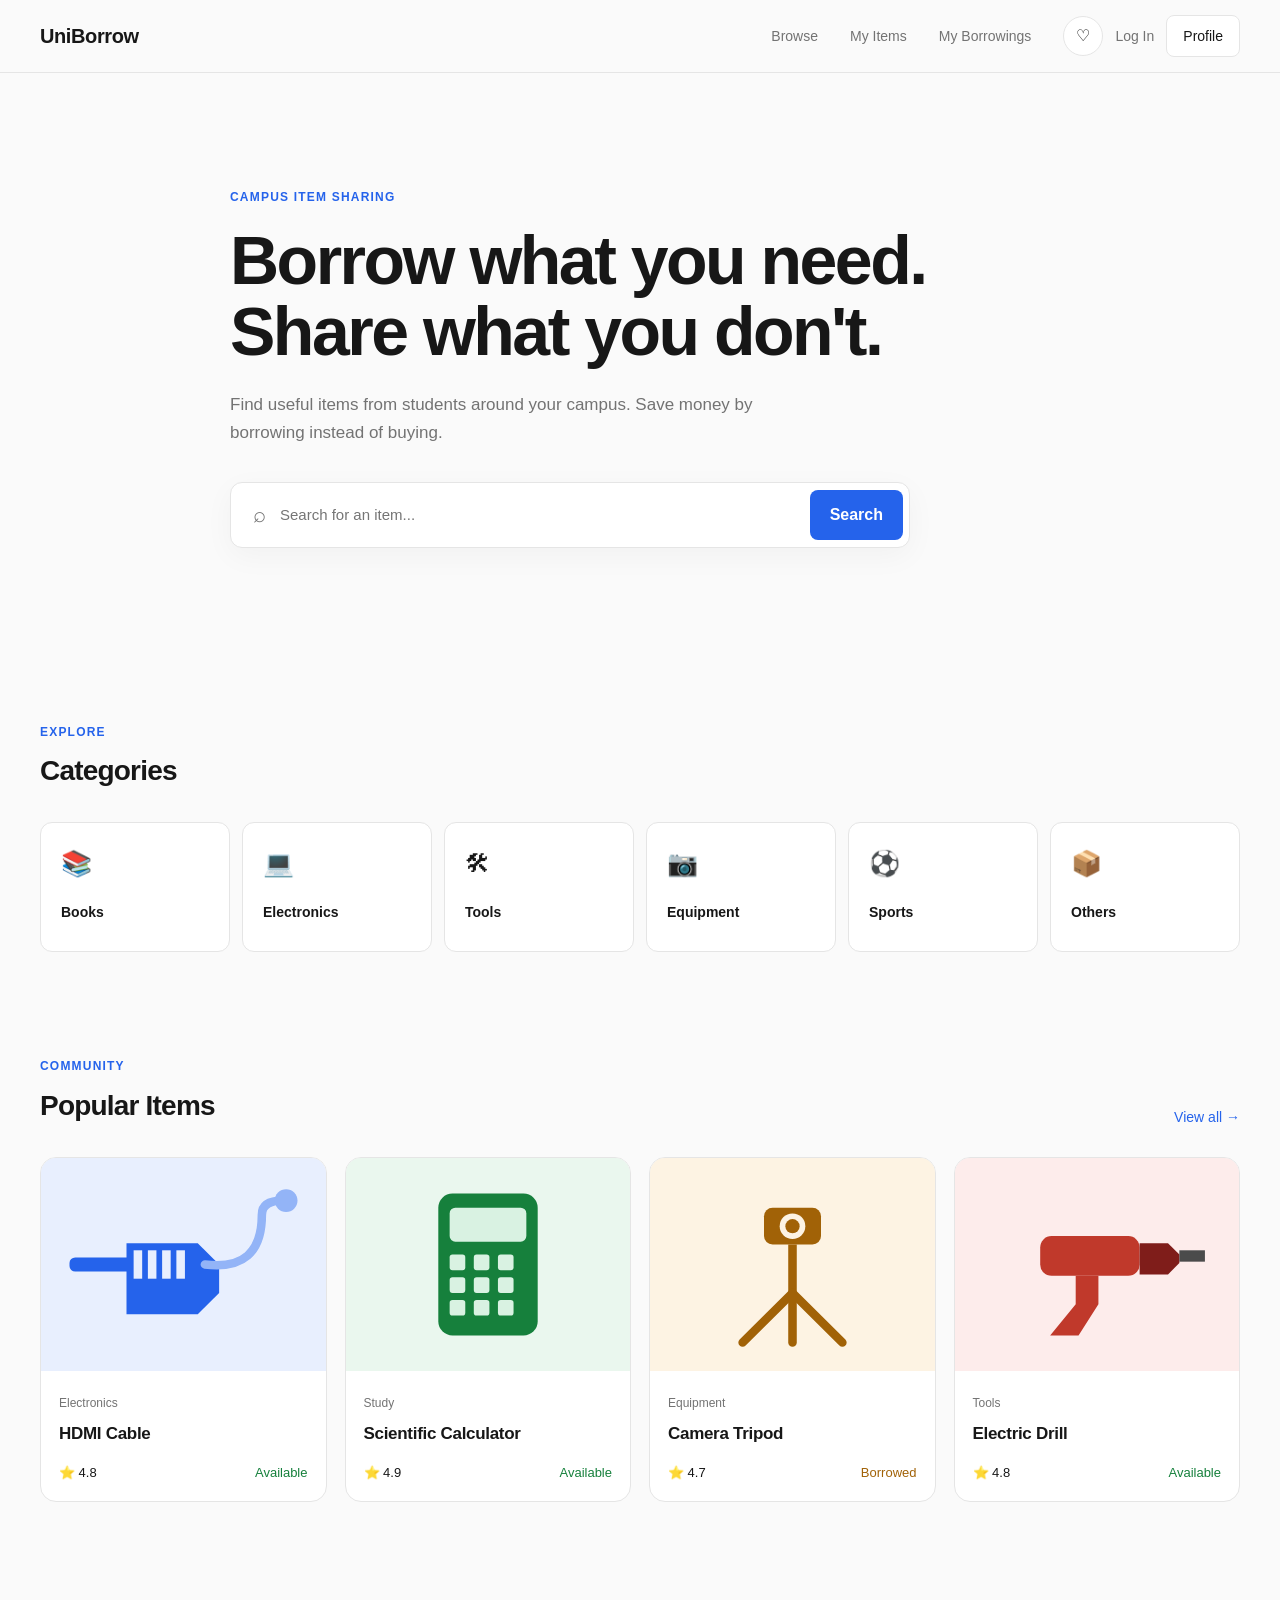
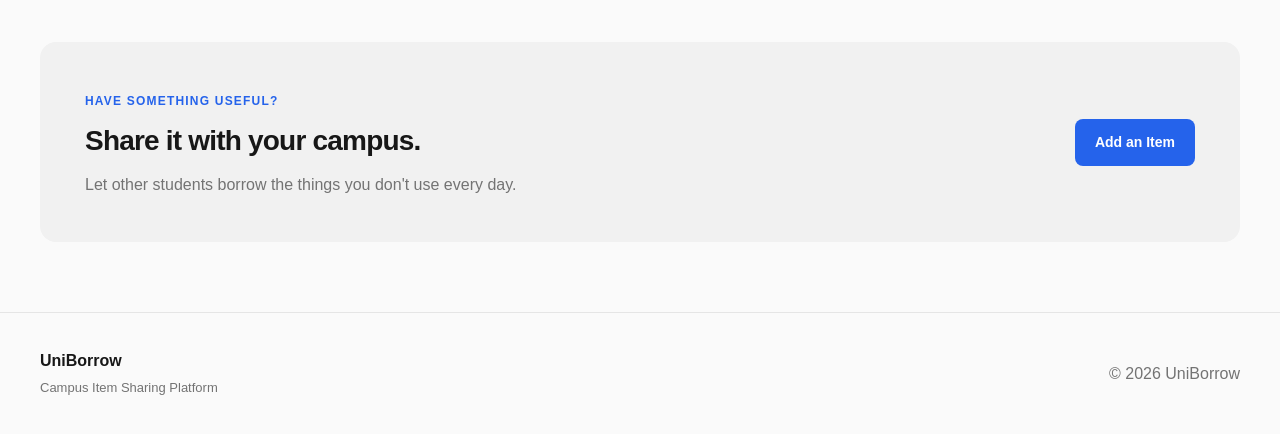
<file: client/pages/index.html>
<!DOCTYPE html>
<html lang="en">
<head>
    <meta charset="UTF-8">
    <meta name="viewport" content="width=device-width, initial-scale=1.0">
    <title>UniBorrow — UniBorrow</title>
    <link rel="stylesheet" href="../css/global.css">
    <link rel="stylesheet" href="../css/pages.css">
    
</head>
<body>
    <header class="navbar">
        <div class="container navbar-inner">
            <a href="index.html" class="logo">UniBorrow</a>
            <nav class="nav-links">
                <a href="browse.html">Browse</a>
                <a href="my-items.html">My Items</a>
                <a href="my-borrowings.html">My Borrowings</a>
            </nav>
            <div class="nav-actions">
                <button class="icon-button" aria-label="Notifications">♡</button>
                <a href="login.html" style="font-size:14px;color:var(--text-secondary);">Log In</a>
                <a href="profile.html" class="profile-button">Profile</a>
            </div>
        </div>
    </header>

    <main>
        <section class="hero">
            <div class="container hero-content">
                <span class="eyebrow">Campus Item Sharing</span>
                <h1>Borrow what you need.<br>Share what you don't.</h1>
                <p>Find useful items from students around your campus. Save money by borrowing instead of buying.</p>
                <form class="search-box" id="searchForm">
                    <span class="search-icon">⌕</span>
                    <input type="text" id="searchInput" placeholder="Search for an item..." autocomplete="off">
                    <button type="submit">Search</button>
                </form>
            </div>
        </section>

        <section class="section">
            <div class="container">
                <div class="section-header">
                    <div>
                        <span class="section-label">Explore</span>
                        <h2>Categories</h2>
                    </div>
                </div>
                <div class="categories">
                    <a href="browse.html?category=books" class="category-card"><span class="category-icon">📚</span><span>Books</span></a>
                    <a href="browse.html?category=electronics" class="category-card"><span class="category-icon">💻</span><span>Electronics</span></a>
                    <a href="browse.html?category=tools" class="category-card"><span class="category-icon">🛠</span><span>Tools</span></a>
                    <a href="browse.html?category=equipment" class="category-card"><span class="category-icon">📷</span><span>Equipment</span></a>
                    <a href="browse.html?category=sports" class="category-card"><span class="category-icon">⚽</span><span>Sports</span></a>
                    <a href="browse.html?category=others" class="category-card"><span class="category-icon">📦</span><span>Others</span></a>
                </div>
            </div>
        </section>

        <section class="section popular-section">
            <div class="container">
                <div class="section-header">
                    <div>
                        <span class="section-label">Community</span>
                        <h2>Popular Items</h2>
                    </div>
                    <a href="browse.html" class="view-all">View all →</a>
                </div>
                <div class="items-grid">
                <article class="item-card"><a href="item-detail.html?id=hdmi-cable" style="color:inherit;display:block;">
                    <div class="item-image">
                        <img src="../img/hdmi.svg" alt="HDMI Cable">
                    </div>
                    <div class="item-content">
                        <span class="item-category">Electronics</span>
                        <h3>HDMI Cable</h3>
                        <div class="item-meta">
                            <span>⭐ 4.8</span>
                            <span class="available">Available</span>
                        </div>
                    </div>
                </a></article>
                <article class="item-card"><a href="item-detail.html?id=scientific-calculator" style="color:inherit;display:block;">
                    <div class="item-image">
                        <img src="../img/calculator.svg" alt="Scientific Calculator">
                    </div>
                    <div class="item-content">
                        <span class="item-category">Study</span>
                        <h3>Scientific Calculator</h3>
                        <div class="item-meta">
                            <span>⭐ 4.9</span>
                            <span class="available">Available</span>
                        </div>
                    </div>
                </a></article>
                <article class="item-card"><a href="item-detail.html?id=camera-tripod" style="color:inherit;display:block;">
                    <div class="item-image">
                        <img src="../img/tripod.svg" alt="Camera Tripod">
                    </div>
                    <div class="item-content">
                        <span class="item-category">Equipment</span>
                        <h3>Camera Tripod</h3>
                        <div class="item-meta">
                            <span>⭐ 4.7</span>
                            <span class="borrowed">Borrowed</span>
                        </div>
                    </div>
                </a></article>
                <article class="item-card"><a href="item-detail.html?id=electric-drill" style="color:inherit;display:block;">
                    <div class="item-image">
                        <img src="../img/drill.svg" alt="Electric Drill">
                    </div>
                    <div class="item-content">
                        <span class="item-category">Tools</span>
                        <h3>Electric Drill</h3>
                        <div class="item-meta">
                            <span>⭐ 4.8</span>
                            <span class="available">Available</span>
                        </div>
                    </div>
                </a></article>
                </div>
            </div>
        </section>

        <section class="cta-section">
            <div class="container">
                <div class="cta">
                    <div>
                        <span class="section-label">Have something useful?</span>
                        <h2>Share it with your campus.</h2>
                        <p>Let other students borrow the things you don't use every day.</p>
                    </div>
                    <a href="add-item.html" class="primary-button">Add an Item</a>
                </div>
            </div>
        </section>

    </main>
    <footer class="footer">
        <div class="container footer-inner">
            <div>
                <strong>UniBorrow</strong>
                <p>Campus Item Sharing Platform</p>
            </div>
            <span>© 2026 UniBorrow</span>
        </div>
    </footer>

    <script src="../js/items.js"></script>
    <script src="../js/app.js"></script>
</body>
</html>
</file>
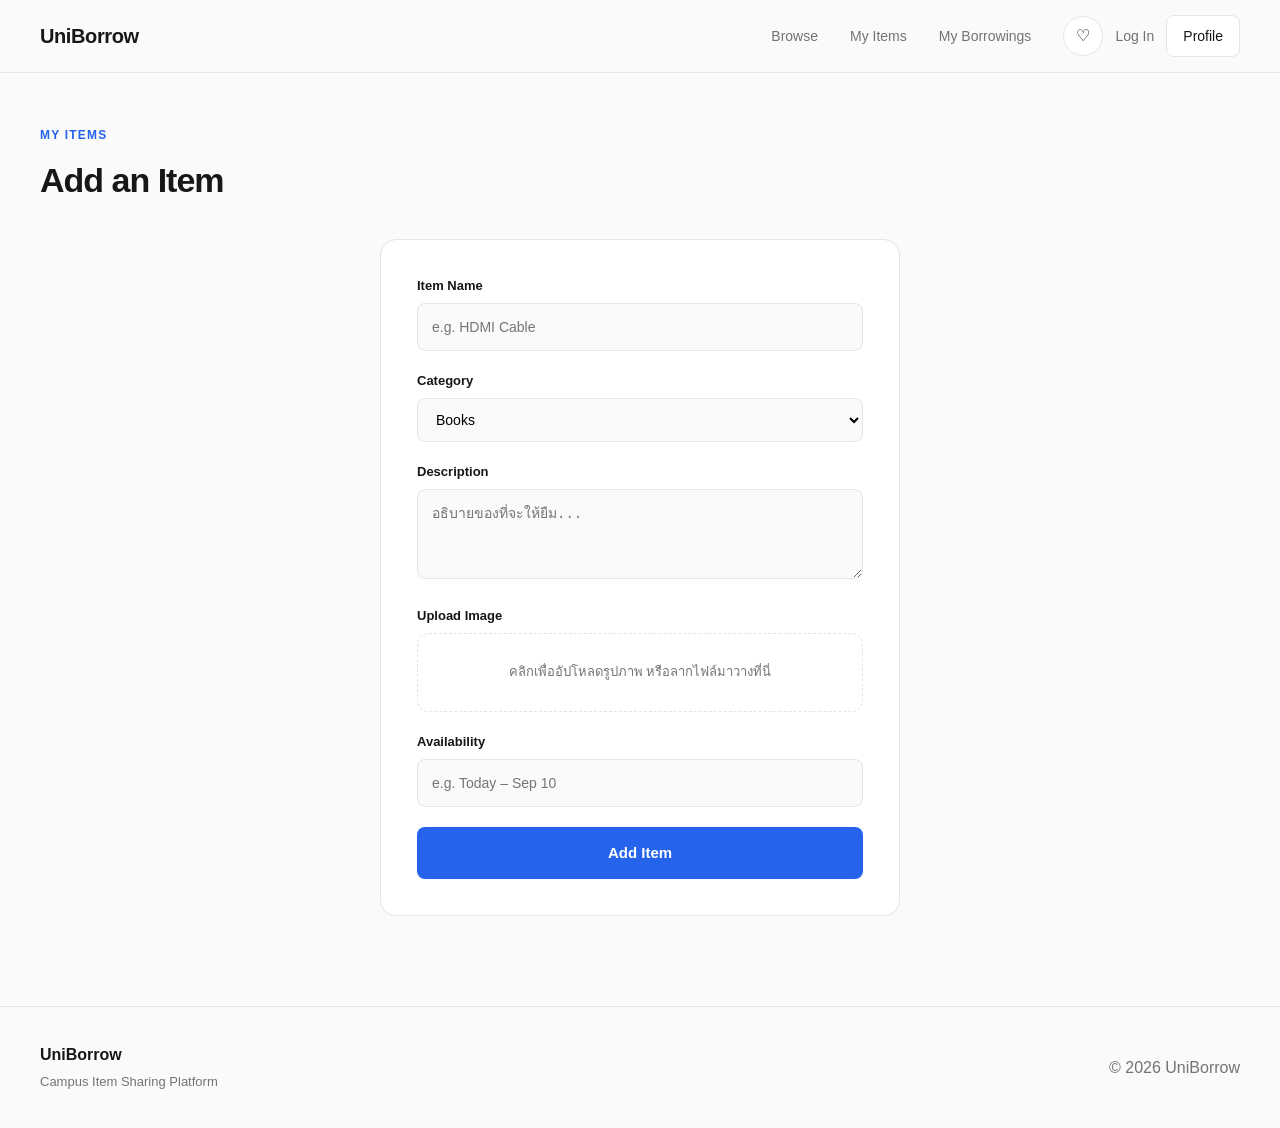
<file: client/pages/add-item.html>
<!DOCTYPE html>
<html lang="en">
<head>
    <meta charset="UTF-8">
    <meta name="viewport" content="width=device-width, initial-scale=1.0">
    <title>Add Item — UniBorrow</title>
    <link rel="stylesheet" href="../css/global.css">
    <link rel="stylesheet" href="../css/pages.css">
    
</head>
<body>
    <header class="navbar">
        <div class="container navbar-inner">
            <a href="index.html" class="logo">UniBorrow</a>
            <nav class="nav-links">
                <a href="browse.html">Browse</a>
                <a href="my-items.html">My Items</a>
                <a href="my-borrowings.html">My Borrowings</a>
            </nav>
            <div class="nav-actions">
                <button class="icon-button" aria-label="Notifications">♡</button>
                <a href="login.html" style="font-size:14px;color:var(--text-secondary);">Log In</a>
                <a href="profile.html" class="profile-button">Profile</a>
            </div>
        </div>
    </header>

    <main>
        <div class="container" style="padding:48px 0 90px;">
            <div class="page-header" style="padding-top:0;">
                <span class="section-label">My Items</span>
                <h1>Add an Item</h1>
            </div>
            <div class="form-card">
                <form id="addItemForm">
                    <div class="field">
                        <label for="itemName">Item Name</label>
                        <input type="text" id="itemName" placeholder="e.g. HDMI Cable" required>
                    </div>
                    <div class="field">
                        <label for="itemCategory">Category</label>
                        <select id="itemCategory">
                            <option>Books</option>
                            <option>Electronics</option>
                            <option>Tools</option>
                            <option>Equipment</option>
                            <option>Sports</option>
                            <option>Others</option>
                        </select>
                    </div>
                    <div class="field">
                        <label for="itemDesc">Description</label>
                        <textarea id="itemDesc" placeholder="อธิบายของที่จะให้ยืม..."></textarea>
                    </div>
                    <div class="field">
                        <label>Upload Image</label>
                        <div class="upload-box">คลิกเพื่ออัปโหลดรูปภาพ หรือลากไฟล์มาวางที่นี่</div>
                    </div>
                    <div class="field">
                        <label for="itemAvail">Availability</label>
                        <input type="text" id="itemAvail" placeholder="e.g. Today – Sep 10">
                    </div>
                    <button type="submit" class="full-button">Add Item</button>
                </form>
            </div>
        </div>

    </main>
    <footer class="footer">
        <div class="container footer-inner">
            <div>
                <strong>UniBorrow</strong>
                <p>Campus Item Sharing Platform</p>
            </div>
            <span>© 2026 UniBorrow</span>
        </div>
    </footer>

    <script src="../js/items.js"></script>
    <script src="../js/app.js"></script>
</body>
</html>
</file>
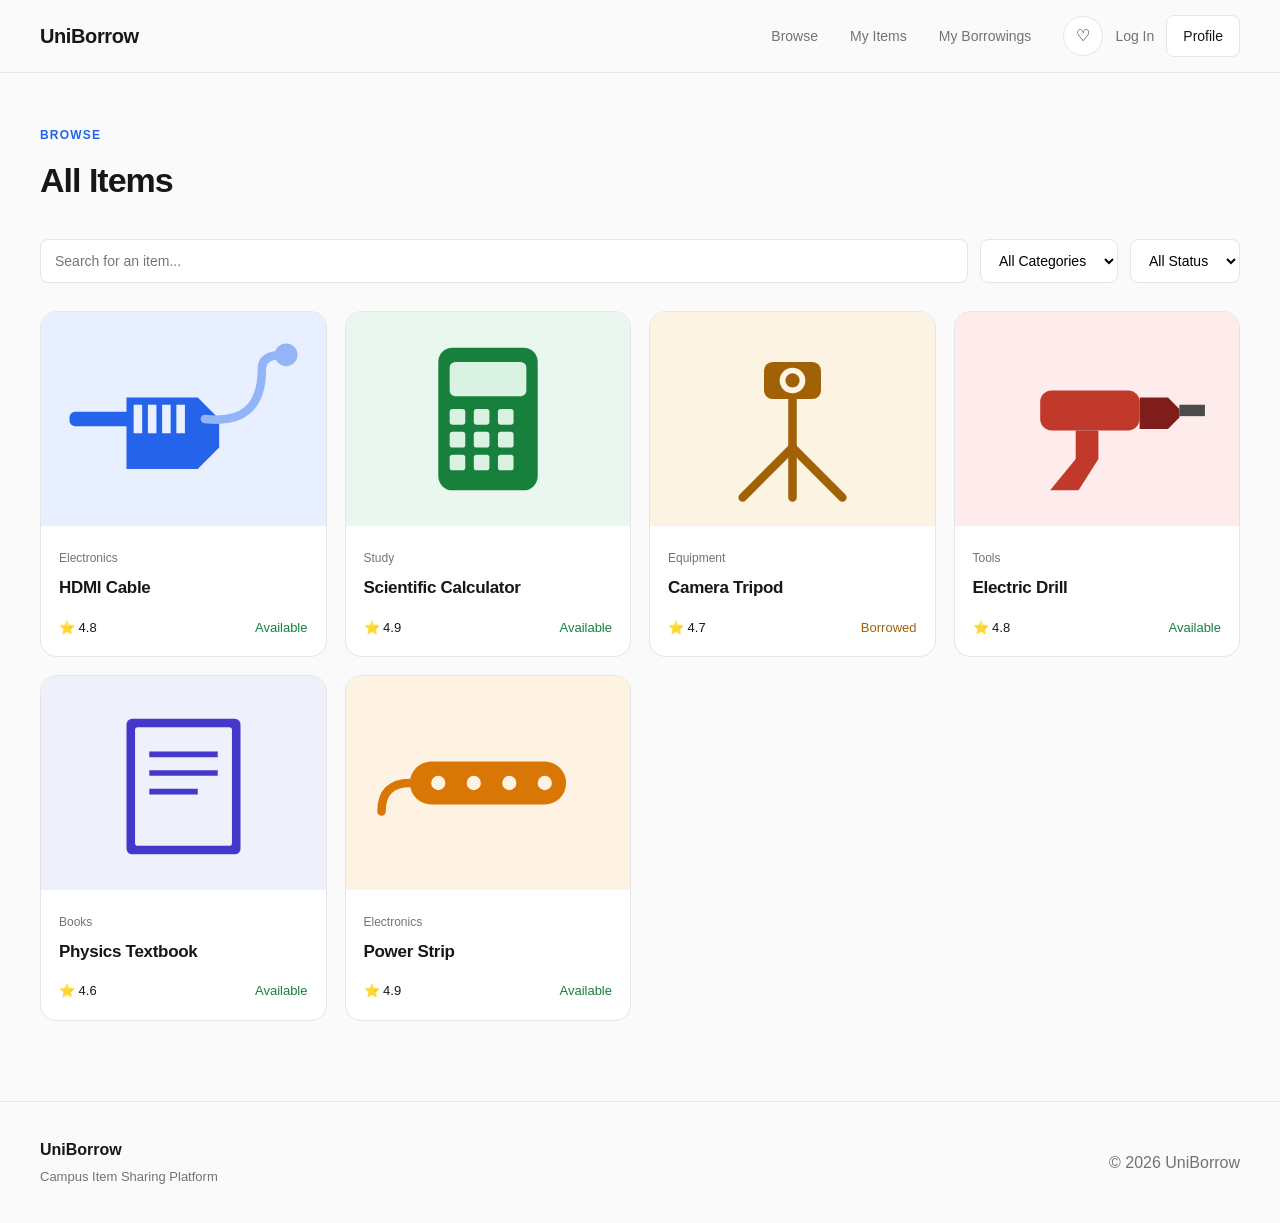
<file: client/pages/browse.html>
<!DOCTYPE html>
<html lang="en">
<head>
    <meta charset="UTF-8">
    <meta name="viewport" content="width=device-width, initial-scale=1.0">
    <title>Browse — UniBorrow</title>
    <link rel="stylesheet" href="../css/global.css">
    <link rel="stylesheet" href="../css/pages.css">
    
</head>
<body>
    <header class="navbar">
        <div class="container navbar-inner">
            <a href="index.html" class="logo">UniBorrow</a>
            <nav class="nav-links">
                <a href="browse.html">Browse</a>
                <a href="my-items.html">My Items</a>
                <a href="my-borrowings.html">My Borrowings</a>
            </nav>
            <div class="nav-actions">
                <button class="icon-button" aria-label="Notifications">♡</button>
                <a href="login.html" style="font-size:14px;color:var(--text-secondary);">Log In</a>
                <a href="profile.html" class="profile-button">Profile</a>
            </div>
        </div>
    </header>

    <main>
        <div class="container">
            <div class="page-header">
                <span class="section-label">Browse</span>
                <h1>All Items</h1>
            </div>
            <div class="filter-bar">
                <input type="text" id="browseSearch" placeholder="Search for an item...">
                <select id="categoryFilter">
                    <option value="">All Categories</option>
                    <option>Books</option>
                    <option>Electronics</option>
                    <option>Tools</option>
                    <option>Equipment</option>
                    <option>Study</option>
                </select>
                <select id="statusFilter">
                    <option value="">All Status</option>
                    <option>Available</option>
                    <option>Borrowed</option>
                </select>
            </div>
            <div class="items-grid" style="padding-bottom:80px;">
                <article class="item-card"><a href="item-detail.html?id=hdmi-cable" style="color:inherit;display:block;">
                    <div class="item-image">
                        <img src="../img/hdmi.svg" alt="HDMI Cable">
                    </div>
                    <div class="item-content">
                        <span class="item-category">Electronics</span>
                        <h3>HDMI Cable</h3>
                        <div class="item-meta">
                            <span>⭐ 4.8</span>
                            <span class="available">Available</span>
                        </div>
                    </div>
                </a></article>
                <article class="item-card"><a href="item-detail.html?id=scientific-calculator" style="color:inherit;display:block;">
                    <div class="item-image">
                        <img src="../img/calculator.svg" alt="Scientific Calculator">
                    </div>
                    <div class="item-content">
                        <span class="item-category">Study</span>
                        <h3>Scientific Calculator</h3>
                        <div class="item-meta">
                            <span>⭐ 4.9</span>
                            <span class="available">Available</span>
                        </div>
                    </div>
                </a></article>
                <article class="item-card"><a href="item-detail.html?id=camera-tripod" style="color:inherit;display:block;">
                    <div class="item-image">
                        <img src="../img/tripod.svg" alt="Camera Tripod">
                    </div>
                    <div class="item-content">
                        <span class="item-category">Equipment</span>
                        <h3>Camera Tripod</h3>
                        <div class="item-meta">
                            <span>⭐ 4.7</span>
                            <span class="borrowed">Borrowed</span>
                        </div>
                    </div>
                </a></article>
                <article class="item-card"><a href="item-detail.html?id=electric-drill" style="color:inherit;display:block;">
                    <div class="item-image">
                        <img src="../img/drill.svg" alt="Electric Drill">
                    </div>
                    <div class="item-content">
                        <span class="item-category">Tools</span>
                        <h3>Electric Drill</h3>
                        <div class="item-meta">
                            <span>⭐ 4.8</span>
                            <span class="available">Available</span>
                        </div>
                    </div>
                </a></article>
                <article class="item-card"><a href="item-detail.html?id=physics-textbook" style="color:inherit;display:block;">
                    <div class="item-image">
                        <img src="../img/textbook.svg" alt="Physics Textbook">
                    </div>
                    <div class="item-content">
                        <span class="item-category">Books</span>
                        <h3>Physics Textbook</h3>
                        <div class="item-meta">
                            <span>⭐ 4.6</span>
                            <span class="available">Available</span>
                        </div>
                    </div>
                </a></article>
                <article class="item-card"><a href="item-detail.html?id=power-strip" style="color:inherit;display:block;">
                    <div class="item-image">
                        <img src="../img/powerstrip.svg" alt="Power Strip">
                    </div>
                    <div class="item-content">
                        <span class="item-category">Electronics</span>
                        <h3>Power Strip</h3>
                        <div class="item-meta">
                            <span>⭐ 4.9</span>
                            <span class="available">Available</span>
                        </div>
                    </div>
                </a></article>
            </div>
        </div>

    </main>
    <footer class="footer">
        <div class="container footer-inner">
            <div>
                <strong>UniBorrow</strong>
                <p>Campus Item Sharing Platform</p>
            </div>
            <span>© 2026 UniBorrow</span>
        </div>
    </footer>

    <script src="../js/items.js"></script>
    <script src="../js/app.js"></script>
</body>
</html>
</file>
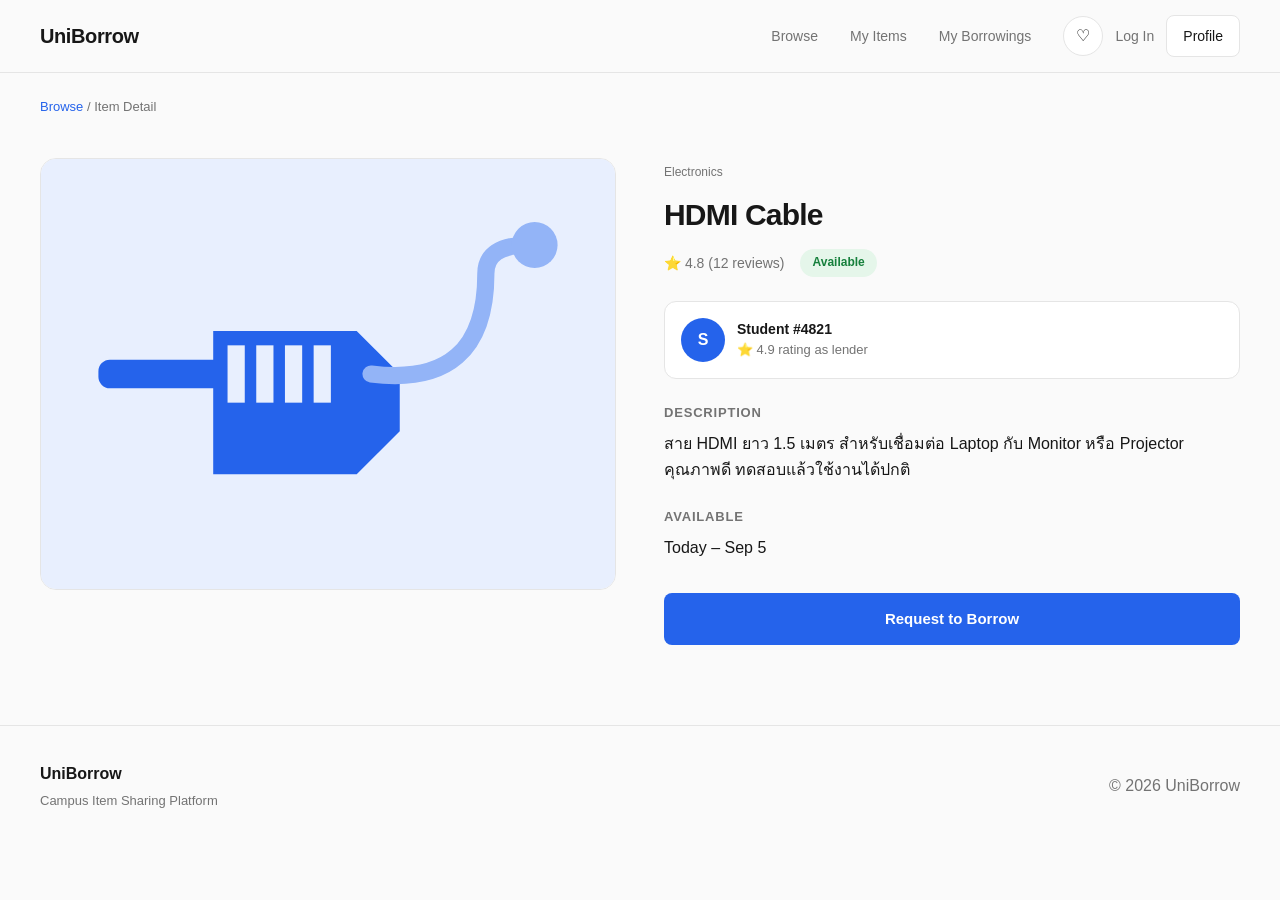
<file: client/pages/item-detail.html>
<!DOCTYPE html>
<html lang="en">
<head>
    <meta charset="UTF-8">
    <meta name="viewport" content="width=device-width, initial-scale=1.0">
    <title>Item Detail — UniBorrow</title>
    <link rel="stylesheet" href="../css/global.css">
    <link rel="stylesheet" href="../css/pages.css">
    
</head>
<body>
    <header class="navbar">
        <div class="container navbar-inner">
            <a href="index.html" class="logo">UniBorrow</a>
            <nav class="nav-links">
                <a href="browse.html">Browse</a>
                <a href="my-items.html">My Items</a>
                <a href="my-borrowings.html">My Borrowings</a>
            </nav>
            <div class="nav-actions">
                <button class="icon-button" aria-label="Notifications">♡</button>
                <a href="login.html" style="font-size:14px;color:var(--text-secondary);">Log In</a>
                <a href="profile.html" class="profile-button">Profile</a>
            </div>
        </div>
    </header>

    <main>
        <div class="container">
            <div class="breadcrumb"><a href="browse.html">Browse</a> / Item Detail</div>
            <div class="detail-layout">
                <div class="detail-image">
                    <img src="../img/hdmi.svg" alt="HDMI Cable" id="detailImg">
                </div>
                <div>
                    <span class="item-category">Electronics</span>
                    <h1 class="detail-title" id="detailName">HDMI Cable</h1>
                    <div class="detail-meta">
                        <span>⭐ 4.8 (12 reviews)</span>
                        <span class="status-pill available" id="detailStatus">Available</span>
                    </div>

                    <div class="owner-box">
                        <div class="avatar">S</div>
                        <div>
                            <div style="font-weight:600;font-size:14px;">Student #4821</div>
                            <div style="font-size:13px;color:var(--text-secondary);">⭐ 4.9 rating as lender</div>
                        </div>
                    </div>

                    <div class="detail-desc">
                        <h3>Description</h3>
                        <p id="detailDesc">สาย HDMI ยาว 1.5 เมตร สำหรับเชื่อมต่อ Laptop กับ Monitor หรือ Projector คุณภาพดี ทดสอบแล้วใช้งานได้ปกติ</p>
                    </div>

                    <div class="detail-avail">
                        <h3>Available</h3>
                        <p id="detailAvail">Today – Sep 5</p>
                    </div>

                    <div class="detail-actions">
                        <button class="full-button" id="requestBtn">Request to Borrow</button>
                    </div>
                </div>
            </div>
        </div>

    </main>
    <footer class="footer">
        <div class="container footer-inner">
            <div>
                <strong>UniBorrow</strong>
                <p>Campus Item Sharing Platform</p>
            </div>
            <span>© 2026 UniBorrow</span>
        </div>
    </footer>

    <script src="../js/items.js"></script>
    <script src="../js/app.js"></script>
</body>
</html>
</file>
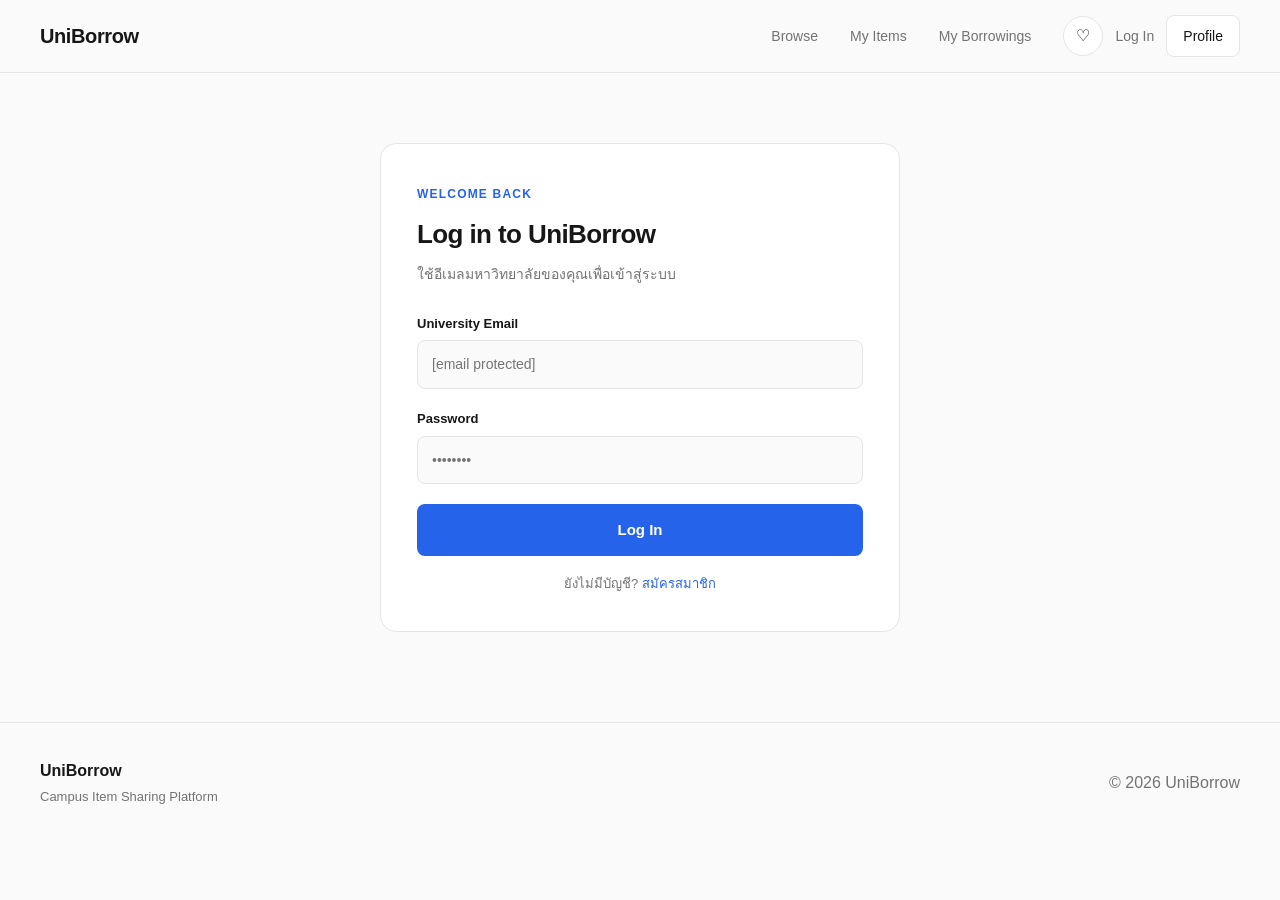
<file: client/pages/login.html>
<!DOCTYPE html>
<html lang="en">
<head>
    <meta charset="UTF-8">
    <meta name="viewport" content="width=device-width, initial-scale=1.0">
    <title>Log In — UniBorrow</title>
    <link rel="stylesheet" href="../css/global.css">
    <link rel="stylesheet" href="../css/pages.css">
    
</head>
<body>
    <header class="navbar">
        <div class="container navbar-inner">
            <a href="index.html" class="logo">UniBorrow</a>
            <nav class="nav-links">
                <a href="browse.html">Browse</a>
                <a href="my-items.html">My Items</a>
                <a href="my-borrowings.html">My Borrowings</a>
            </nav>
            <div class="nav-actions">
                <button class="icon-button" aria-label="Notifications">♡</button>
                <a href="login.html" style="font-size:14px;color:var(--text-secondary);">Log In</a>
                <a href="profile.html" class="profile-button">Profile</a>
            </div>
        </div>
    </header>

    <main>
        <div class="container auth-wrap">
            <div class="form-card">
                <span class="section-label">Welcome back</span>
                <h1 style="margin-top:8px;font-size:26px;letter-spacing:-0.6px;">Log in to UniBorrow</h1>
                <p style="color:var(--text-secondary);font-size:14px;margin-top:8px;margin-bottom:28px;">
                    ใช้อีเมลมหาวิทยาลัยของคุณเพื่อเข้าสู่ระบบ
                </p>
                <form id="loginForm">
                    <div class="field">
                        <label for="email">University Email</label>
                        <input type="email" id="email" placeholder="[email protected]" required>
                    </div>
                    <div class="field">
                        <label for="password">Password</label>
                        <input type="password" id="password" placeholder="••••••••" required>
                    </div>
                    <button type="submit" class="full-button">Log In</button>
                </form>
                <p class="form-note">ยังไม่มีบัญชี? <a href="register.html" style="color:var(--accent);">สมัครสมาชิก</a></p>
            </div>
        </div>

    </main>
    <footer class="footer">
        <div class="container footer-inner">
            <div>
                <strong>UniBorrow</strong>
                <p>Campus Item Sharing Platform</p>
            </div>
            <span>© 2026 UniBorrow</span>
        </div>
    </footer>

    <script src="../js/items.js"></script>
    <script src="../js/app.js"></script>
</body>
</html>
</file>
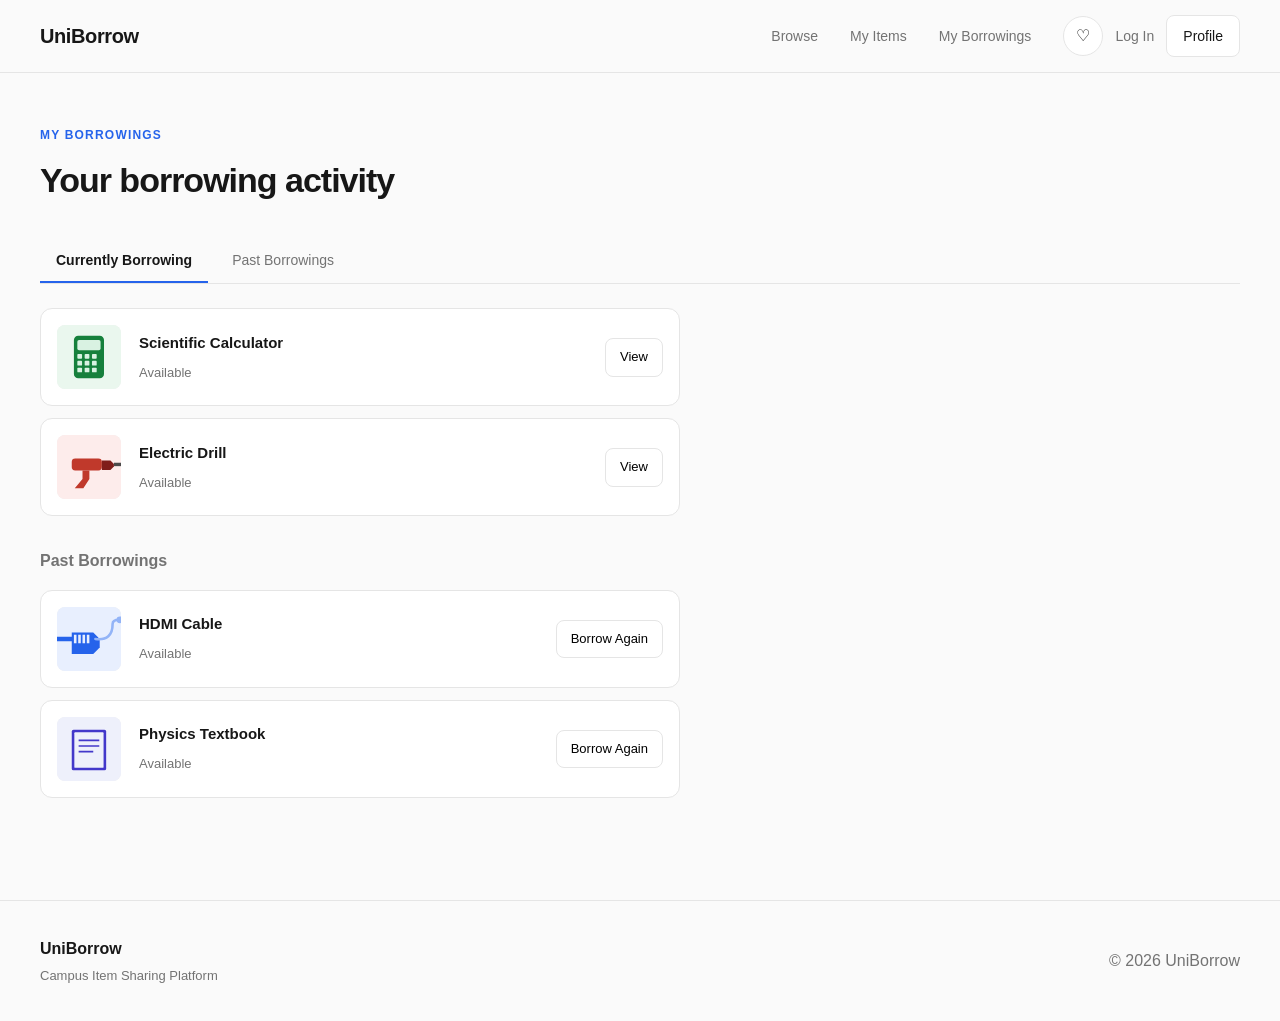
<file: client/pages/my-borrowings.html>
<!DOCTYPE html>
<html lang="en">
<head>
    <meta charset="UTF-8">
    <meta name="viewport" content="width=device-width, initial-scale=1.0">
    <title>My Borrowings — UniBorrow</title>
    <link rel="stylesheet" href="../css/global.css">
    <link rel="stylesheet" href="../css/pages.css">
    
</head>
<body>
    <header class="navbar">
        <div class="container navbar-inner">
            <a href="index.html" class="logo">UniBorrow</a>
            <nav class="nav-links">
                <a href="browse.html">Browse</a>
                <a href="my-items.html">My Items</a>
                <a href="my-borrowings.html">My Borrowings</a>
            </nav>
            <div class="nav-actions">
                <button class="icon-button" aria-label="Notifications">♡</button>
                <a href="login.html" style="font-size:14px;color:var(--text-secondary);">Log In</a>
                <a href="profile.html" class="profile-button">Profile</a>
            </div>
        </div>
    </header>

    <main>
        <div class="container" style="padding:48px 0 90px;">
            <div class="page-header" style="padding-top:0;">
                <span class="section-label">My Borrowings</span>
                <h1>Your borrowing activity</h1>
            </div>

            <div class="tabs">
                <button class="tab active">Currently Borrowing</button>
                <button class="tab">Past Borrowings</button>
            </div>

            <div style="max-width:640px;">
            <div class="list-row">
                <div class="list-row-thumb"><img src="../img/calculator.svg" alt="Scientific Calculator"></div>
                <div class="list-row-info">
                    <h4>Scientific Calculator</h4>
                    <span>Available</span>
                </div>
                <div class="list-row-action"><button class="small-button">View</button></div>
            </div>
            <div class="list-row">
                <div class="list-row-thumb"><img src="../img/drill.svg" alt="Electric Drill"></div>
                <div class="list-row-info">
                    <h4>Electric Drill</h4>
                    <span>Available</span>
                </div>
                <div class="list-row-action"><button class="small-button">View</button></div>
            </div>
            </div>

            <h3 style="margin:32px 0 16px;font-size:16px;color:var(--text-secondary);">Past Borrowings</h3>
            <div style="max-width:640px;">
            <div class="list-row">
                <div class="list-row-thumb"><img src="../img/hdmi.svg" alt="HDMI Cable"></div>
                <div class="list-row-info">
                    <h4>HDMI Cable</h4>
                    <span>Available</span>
                </div>
                <div class="list-row-action"><button class="small-button">Borrow Again</button></div>
            </div>
            <div class="list-row">
                <div class="list-row-thumb"><img src="../img/textbook.svg" alt="Physics Textbook"></div>
                <div class="list-row-info">
                    <h4>Physics Textbook</h4>
                    <span>Available</span>
                </div>
                <div class="list-row-action"><button class="small-button">Borrow Again</button></div>
            </div>
            </div>
        </div>

    </main>
    <footer class="footer">
        <div class="container footer-inner">
            <div>
                <strong>UniBorrow</strong>
                <p>Campus Item Sharing Platform</p>
            </div>
            <span>© 2026 UniBorrow</span>
        </div>
    </footer>

    <script src="../js/items.js"></script>
    <script src="../js/app.js"></script>
</body>
</html>
</file>
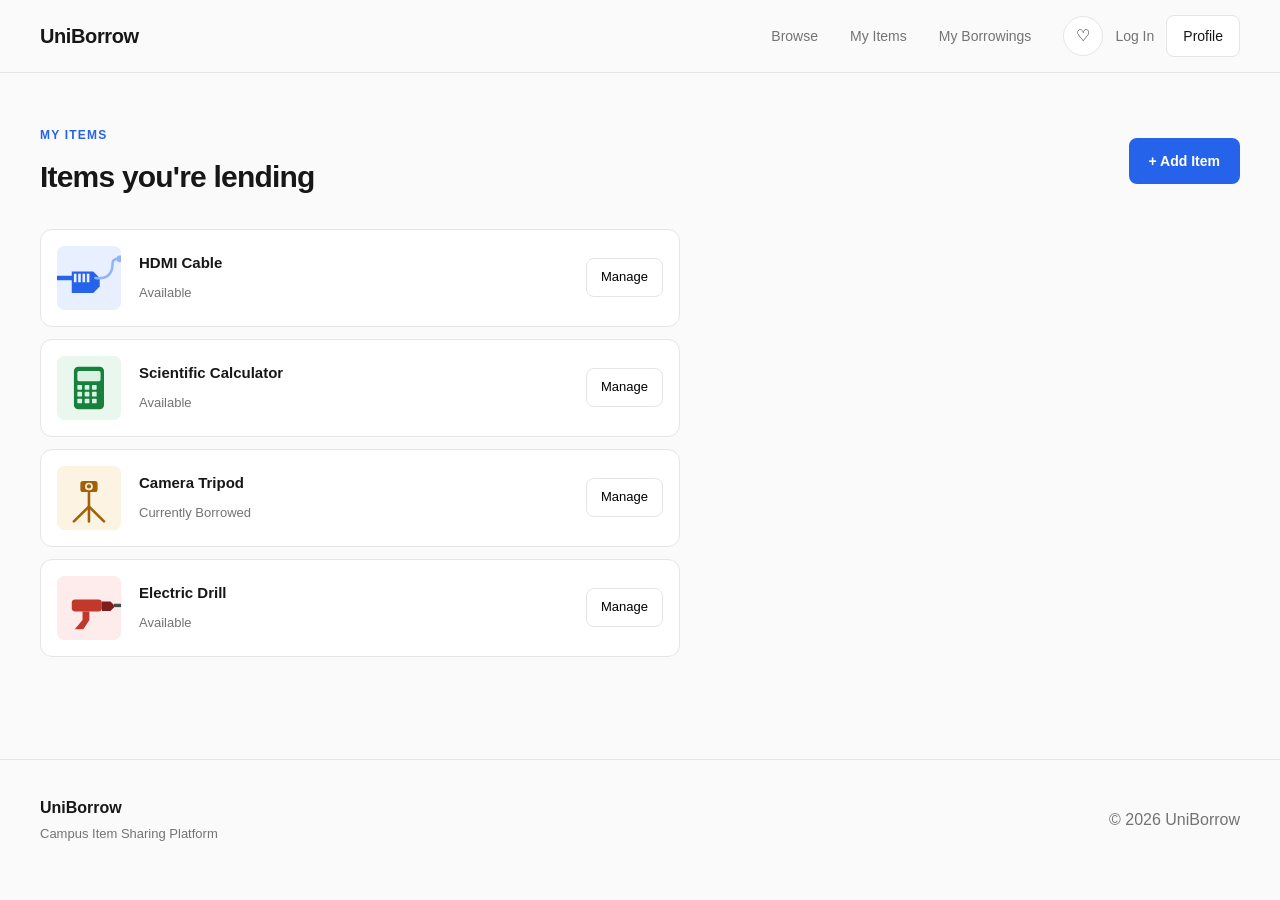
<file: client/pages/my-items.html>
<!DOCTYPE html>
<html lang="en">
<head>
    <meta charset="UTF-8">
    <meta name="viewport" content="width=device-width, initial-scale=1.0">
    <title>My Items — UniBorrow</title>
    <link rel="stylesheet" href="../css/global.css">
    <link rel="stylesheet" href="../css/pages.css">
    
</head>
<body>
    <header class="navbar">
        <div class="container navbar-inner">
            <a href="index.html" class="logo">UniBorrow</a>
            <nav class="nav-links">
                <a href="browse.html">Browse</a>
                <a href="my-items.html">My Items</a>
                <a href="my-borrowings.html">My Borrowings</a>
            </nav>
            <div class="nav-actions">
                <button class="icon-button" aria-label="Notifications">♡</button>
                <a href="login.html" style="font-size:14px;color:var(--text-secondary);">Log In</a>
                <a href="profile.html" class="profile-button">Profile</a>
            </div>
        </div>
    </header>

    <main>
        <div class="container" style="padding:48px 0 90px;">
            <div class="section-header" style="align-items:center;">
                <div>
                    <span class="section-label">My Items</span>
                    <h1 style="margin-top:6px;font-size:30px;letter-spacing:-0.8px;">Items you're lending</h1>
                </div>
                <a href="add-item.html" class="primary-button">+ Add Item</a>
            </div>
            <div style="max-width:640px;">
            <div class="list-row">
                <div class="list-row-thumb"><img src="../img/hdmi.svg" alt="HDMI Cable"></div>
                <div class="list-row-info">
                    <h4>HDMI Cable</h4>
                    <span>Available</span>
                </div>
                <div class="list-row-action"><button class="small-button">Manage</button></div>
            </div>
            <div class="list-row">
                <div class="list-row-thumb"><img src="../img/calculator.svg" alt="Scientific Calculator"></div>
                <div class="list-row-info">
                    <h4>Scientific Calculator</h4>
                    <span>Available</span>
                </div>
                <div class="list-row-action"><button class="small-button">Manage</button></div>
            </div>
            <div class="list-row">
                <div class="list-row-thumb"><img src="../img/tripod.svg" alt="Camera Tripod"></div>
                <div class="list-row-info">
                    <h4>Camera Tripod</h4>
                    <span>Currently Borrowed</span>
                </div>
                <div class="list-row-action"><button class="small-button">Manage</button></div>
            </div>
            <div class="list-row">
                <div class="list-row-thumb"><img src="../img/drill.svg" alt="Electric Drill"></div>
                <div class="list-row-info">
                    <h4>Electric Drill</h4>
                    <span>Available</span>
                </div>
                <div class="list-row-action"><button class="small-button">Manage</button></div>
            </div>
            </div>
        </div>

    </main>
    <footer class="footer">
        <div class="container footer-inner">
            <div>
                <strong>UniBorrow</strong>
                <p>Campus Item Sharing Platform</p>
            </div>
            <span>© 2026 UniBorrow</span>
        </div>
    </footer>

    <script src="../js/items.js"></script>
    <script src="../js/app.js"></script>
</body>
</html>
</file>
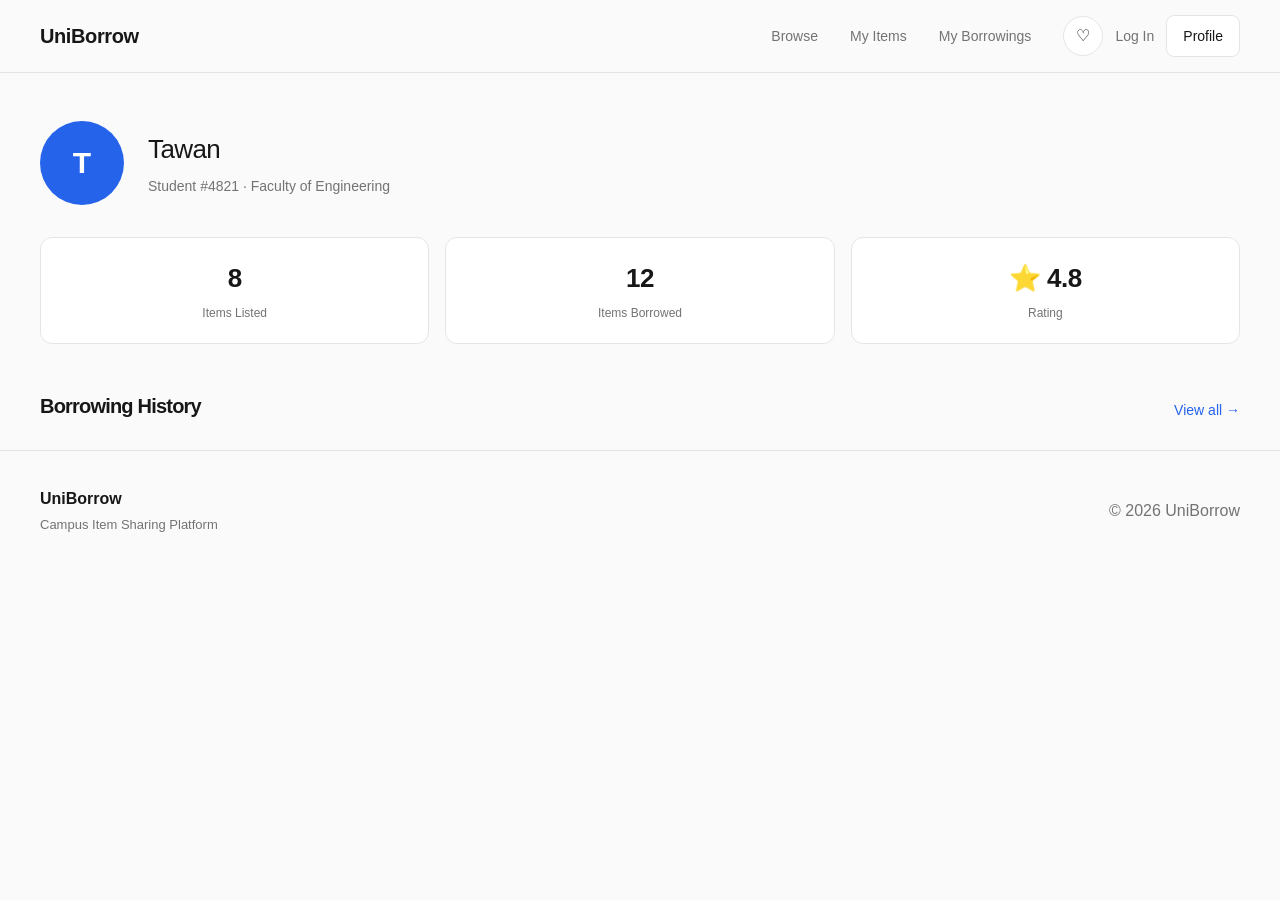
<file: client/pages/profile.html>
<!DOCTYPE html>
<html lang="en">
<head>
    <meta charset="UTF-8">
    <meta name="viewport" content="width=device-width, initial-scale=1.0">
    <title>Profile — UniBorrow</title>
    <link rel="stylesheet" href="../css/global.css">
    <link rel="stylesheet" href="../css/pages.css">
    
</head>
<body>
    <header class="navbar">
        <div class="container navbar-inner">
            <a href="index.html" class="logo">UniBorrow</a>
            <nav class="nav-links">
                <a href="browse.html">Browse</a>
                <a href="my-items.html">My Items</a>
                <a href="my-borrowings.html">My Borrowings</a>
            </nav>
            <div class="nav-actions">
                <button class="icon-button" aria-label="Notifications">♡</button>
                <a href="login.html" style="font-size:14px;color:var(--text-secondary);">Log In</a>
                <a href="profile.html" class="profile-button">Profile</a>
            </div>
        </div>
    </header>

    <main>
        <div class="container">
            <div class="profile-header">
                <div class="profile-avatar">T</div>
                <div>
                    <div class="profile-name">Tawan</div>
                    <div class="profile-sub">Student #4821 · Faculty of Engineering</div>
                </div>
            </div>

            <div class="stats-row">
                <div class="stat-card"><div class="num">8</div><div class="label">Items Listed</div></div>
                <div class="stat-card"><div class="num">12</div><div class="label">Items Borrowed</div></div>
                <div class="stat-card"><div class="num">⭐ 4.8</div><div class="label">Rating</div></div>
            </div>

            <div class="section-header">
                <div><h2 style="font-size:20px;">Borrowing History</h2></div>
                <a href="my-borrowings.html" class="view-all">View all →</a>
            </div>
        </div>

    </main>
    <footer class="footer">
        <div class="container footer-inner">
            <div>
                <strong>UniBorrow</strong>
                <p>Campus Item Sharing Platform</p>
            </div>
            <span>© 2026 UniBorrow</span>
        </div>
    </footer>

    <script src="../js/items.js"></script>
    <script src="../js/app.js"></script>
</body>
</html>
</file>
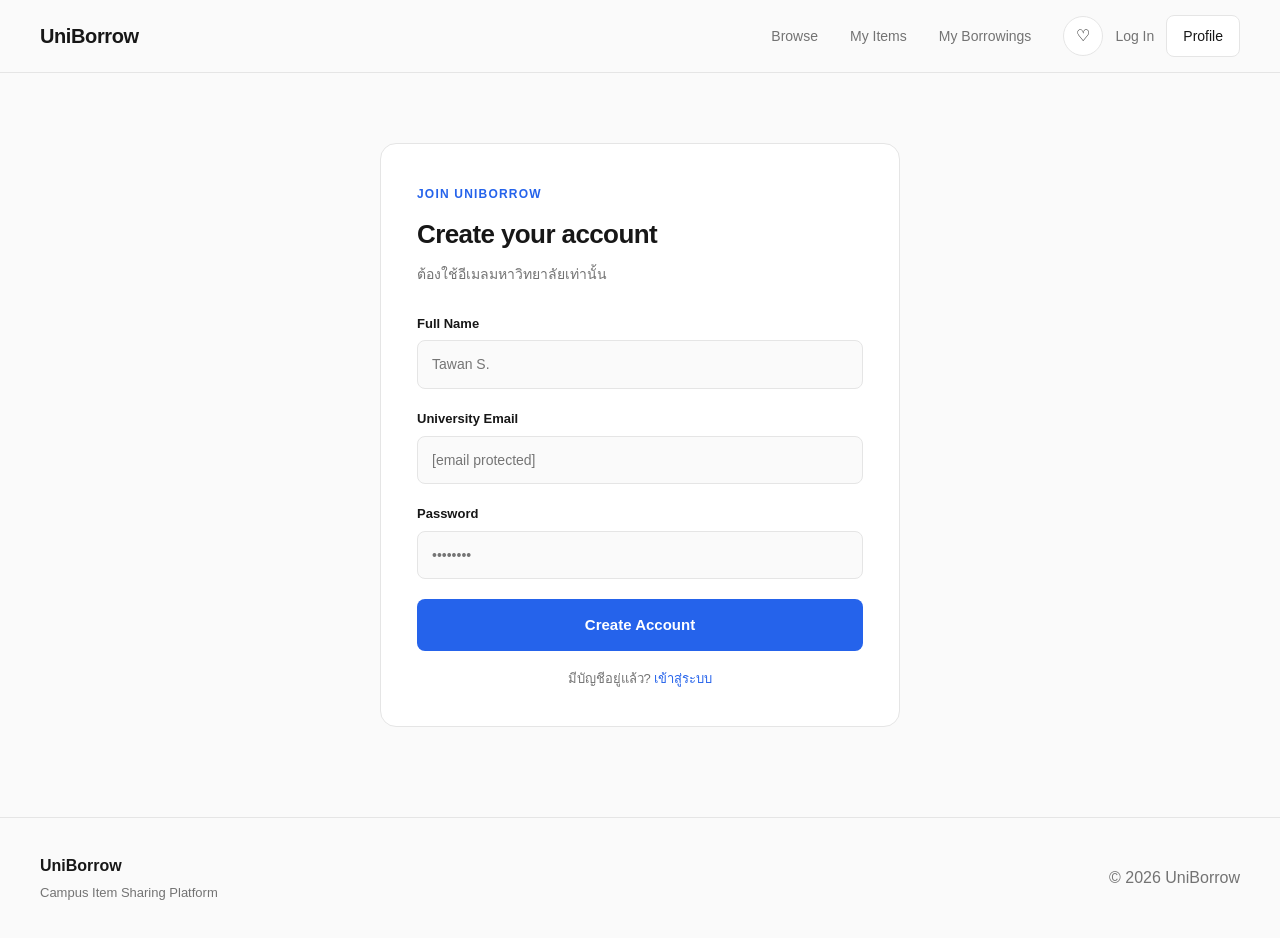
<file: client/pages/register.html>
<!DOCTYPE html>
<html lang="en">
<head>
    <meta charset="UTF-8">
    <meta name="viewport" content="width=device-width, initial-scale=1.0">
    <title>Register — UniBorrow</title>
    <link rel="stylesheet" href="../css/global.css">
    <link rel="stylesheet" href="../css/pages.css">
    
</head>
<body>
    <header class="navbar">
        <div class="container navbar-inner">
            <a href="index.html" class="logo">UniBorrow</a>
            <nav class="nav-links">
                <a href="browse.html">Browse</a>
                <a href="my-items.html">My Items</a>
                <a href="my-borrowings.html">My Borrowings</a>
            </nav>
            <div class="nav-actions">
                <button class="icon-button" aria-label="Notifications">♡</button>
                <a href="login.html" style="font-size:14px;color:var(--text-secondary);">Log In</a>
                <a href="profile.html" class="profile-button">Profile</a>
            </div>
        </div>
    </header>

    <main>
        <div class="container auth-wrap">
            <div class="form-card">
                <span class="section-label">Join UniBorrow</span>
                <h1 style="margin-top:8px;font-size:26px;letter-spacing:-0.6px;">Create your account</h1>
                <p style="color:var(--text-secondary);font-size:14px;margin-top:8px;margin-bottom:28px;">
                    ต้องใช้อีเมลมหาวิทยาลัยเท่านั้น
                </p>
                <form id="registerForm">
                    <div class="field">
                        <label for="name">Full Name</label>
                        <input type="text" id="name" placeholder="Tawan S." required>
                    </div>
                    <div class="field">
                        <label for="regEmail">University Email</label>
                        <input type="email" id="regEmail" placeholder="[email protected]" required>
                    </div>
                    <div class="field">
                        <label for="regPassword">Password</label>
                        <input type="password" id="regPassword" placeholder="••••••••" required>
                    </div>
                    <button type="submit" class="full-button">Create Account</button>
                </form>
                <p class="form-note">มีบัญชีอยู่แล้ว? <a href="login.html" style="color:var(--accent);">เข้าสู่ระบบ</a></p>
            </div>
        </div>

    </main>
    <footer class="footer">
        <div class="container footer-inner">
            <div>
                <strong>UniBorrow</strong>
                <p>Campus Item Sharing Platform</p>
            </div>
            <span>© 2026 UniBorrow</span>
        </div>
    </footer>

    <script src="../js/items.js"></script>
    <script src="../js/app.js"></script>
</body>
</html>
</file>
<file: client/css/global.css>
/* ==============================
   RESET
================================= */

* {
    margin: 0;
    padding: 0;
    box-sizing: border-box;
}

html {
    scroll-behavior: smooth;
}

body {
    font-family: Inter, "Noto Sans Thai", Arial, sans-serif;
    background: #fafafa;
    color: #171717;
    line-height: 1.6;
}

a {
    color: inherit;
    text-decoration: none;
}

button,
input {
    font: inherit;
}


/* ==============================
   VARIABLES
================================= */

:root {

    --background: #fafafa;
    --surface: #ffffff;

    --text: #171717;
    --text-secondary: #737373;

    --border: #e5e5e5;

    --accent: #2563eb;

    --success: #16803c;

    --warning: #a16207;

    --radius-sm: 8px;
    --radius-md: 12px;
    --radius-lg: 16px;

    --container: 1200px;
}


/* ==============================
   CONTAINER
================================= */

.container {
    width: min(
        calc(100% - 48px),
        var(--container)
    );

    margin: 0 auto;
}


/* ==============================
   NAVBAR
================================= */

.navbar {
    background: rgba(250, 250, 250, 0.95);
    border-bottom: 1px solid var(--border);

    position: sticky;
    top: 0;
    z-index: 100;
}

.navbar-inner {
    height: 72px;

    display: flex;
    align-items: center;
    justify-content: space-between;
}

.logo {
    font-size: 20px;
    font-weight: 700;
    letter-spacing: -0.4px;
}

.nav-links {
    display: flex;
    gap: 32px;

    margin-left: auto;
    margin-right: 32px;
}

.nav-links a {
    font-size: 14px;
    color: var(--text-secondary);

    transition: color 0.2s ease;
}

.nav-links a:hover {
    color: var(--text);
}

.nav-actions {
    display: flex;
    align-items: center;
    gap: 12px;
}

.icon-button {
    width: 40px;
    height: 40px;

    border: 1px solid var(--border);
    background: var(--surface);

    border-radius: 50%;

    cursor: pointer;
}

.profile-button {
    padding: 9px 16px;

    border: 1px solid var(--border);
    border-radius: var(--radius-sm);

    background: var(--surface);

    font-size: 14px;
}


/* ==============================
   HERO
================================= */

.hero {
    padding: 110px 0 100px;
}

.hero-content {
    max-width: 820px;
}

.eyebrow,
.section-label {
    font-size: 12px;
    font-weight: 600;

    text-transform: uppercase;
    letter-spacing: 1.2px;

    color: var(--accent);
}

.hero h1 {
    margin-top: 16px;

    font-size: clamp(42px, 6vw, 68px);

    line-height: 1.05;

    letter-spacing: -2.5px;
}

.hero p {
    max-width: 600px;

    margin-top: 24px;

    font-size: 17px;

    color: var(--text-secondary);
}


/* ==============================
   SEARCH
================================= */

.search-box {
    display: flex;
    align-items: center;

    max-width: 680px;

    margin-top: 36px;

    padding: 6px;

    background: var(--surface);

    border: 1px solid var(--border);

    border-radius: var(--radius-md);

    box-shadow:
        0 8px 30px rgba(0, 0, 0, 0.04);
}

.search-icon {
    padding-left: 16px;

    font-size: 22px;

    color: var(--text-secondary);
}

.search-box input {
    flex: 1;

    min-width: 0;

    padding: 14px;

    border: none;
    outline: none;

    background: transparent;

    font-size: 15px;
}

.search-box button {
    padding: 12px 20px;

    border: none;

    border-radius: 8px;

    background: var(--accent);
    color: white;

    cursor: pointer;

    font-weight: 600;
}


/* ==============================
   SECTION
================================= */

.section {
    padding: 70px 0;
}

.section-header {
    display: flex;
    justify-content: space-between;
    align-items: end;

    margin-bottom: 28px;
}

.section-header h2 {
    margin-top: 6px;

    font-size: 28px;

    letter-spacing: -0.8px;
}

.view-all {
    font-size: 14px;
    color: var(--accent);
}


/* ==============================
   CATEGORIES
================================= */

.categories {
    display: grid;

    grid-template-columns:
        repeat(6, 1fr);

    gap: 12px;
}

.category-card {
    display: flex;
    flex-direction: column;
    align-items: flex-start;

    gap: 18px;

    min-height: 130px;

    padding: 20px;

    background: var(--surface);

    border: 1px solid var(--border);

    border-radius: var(--radius-md);

    cursor: pointer;

    text-align: left;

    transition:
        transform 0.2s ease,
        border-color 0.2s ease;
}

.category-card:hover {
    transform: translateY(-2px);

    border-color: #cfcfcf;
}

.category-icon {
    font-size: 25px;
}

.category-card span:last-child {
    font-size: 14px;
    font-weight: 600;
}


/* ==============================
   ITEMS
================================= */

.popular-section {
    padding-top: 30px;
}

.items-grid {
    display: grid;

    grid-template-columns:
        repeat(4, 1fr);

    gap: 18px;
}

.item-card {
    overflow: hidden;

    background: var(--surface);

    border: 1px solid var(--border);

    border-radius: var(--radius-lg);

    transition:
        transform 0.2s ease,
        box-shadow 0.2s ease;
}

.item-card:hover {
    transform: translateY(-3px);

    box-shadow:
        0 12px 35px rgba(0, 0, 0, 0.06);
}

.item-image {
    aspect-ratio: 4 / 3;

    display: flex;
    align-items: center;
    justify-content: center;

    background: #f0f0f0;

    color: #a0a0a0;

    font-size: 13px;
    font-weight: 700;
    letter-spacing: 1px;
}

.item-content {
    padding: 18px;
}

.item-category {
    font-size: 12px;

    color: var(--text-secondary);
}

.item-content h3 {
    margin-top: 5px;

    font-size: 17px;

    letter-spacing: -0.3px;
}

.item-meta {
    display: flex;
    justify-content: space-between;

    margin-top: 16px;

    font-size: 13px;
}

.available {
    color: var(--success);
}

.borrowed {
    color: var(--warning);
}


/* ==============================
   CTA
================================= */

.cta-section {
    padding: 70px 0;
}

.cta {
    display: flex;
    align-items: center;
    justify-content: space-between;

    gap: 40px;

    padding: 45px;

    background: #f1f1f1;

    border-radius: var(--radius-lg);
}

.cta h2 {
    margin-top: 6px;

    font-size: 28px;

    letter-spacing: -0.8px;
}

.cta p {
    margin-top: 8px;

    color: var(--text-secondary);
}

.primary-button {
    flex-shrink: 0;

    padding: 12px 20px;

    background: var(--accent);
    color: white;

    border-radius: var(--radius-sm);

    font-size: 14px;
    font-weight: 600;
}


/* ==============================
   FOOTER
================================= */

.footer {
    border-top: 1px solid var(--border);

    padding: 35px 0;

    color: var(--text-secondary);
}

.footer-inner {
    display: flex;
    align-items: center;
    justify-content: space-between;
}

.footer strong {
    color: var(--text);
}

.footer p {
    margin-top: 4px;

    font-size: 13px;
}


/* ==============================
   RESPONSIVE
================================= */

@media (max-width: 900px) {

    .nav-links {
        display: none;
    }

    .categories {
        grid-template-columns:
            repeat(3, 1fr);
    }

    .items-grid {
        grid-template-columns:
            repeat(2, 1fr);
    }

}


@media (max-width: 600px) {

    .container {
        width: min(
            calc(100% - 32px),
            var(--container)
        );
    }

    .navbar-inner {
        height: 64px;
    }

    .hero {
        padding: 75px 0 65px;
    }

    .hero h1 {
        font-size: 42px;
        letter-spacing: -1.8px;
    }

    .hero p {
        font-size: 15px;
    }

    .search-box {
        margin-top: 28px;
    }

    .search-box button {
        padding: 11px 14px;
    }

    .categories {
        grid-template-columns:
            repeat(2, 1fr);
    }

    .items-grid {
        grid-template-columns: 1fr;
    }

    .section {
        padding: 50px 0;
    }

    .cta {
        flex-direction: column;
        align-items: flex-start;

        padding: 30px;
    }

    .footer-inner {
        flex-direction: column;
        align-items: flex-start;

        gap: 20px;
    }

}
</file>
<file: client/css/pages.css>
/* ==============================
   PAGE HEADER (non-hero pages)
================================= */

.page-header {
    padding: 48px 0 32px;
}

.page-header h1 {
    margin-top: 6px;
    font-size: 34px;
    letter-spacing: -1px;
}

/* ==============================
   BREADCRUMB
================================= */

.breadcrumb {
    padding-top: 24px;
    font-size: 13px;
    color: var(--text-secondary);
}

.breadcrumb a {
    color: var(--accent);
}

/* ==============================
   FILTER BAR
================================= */

.filter-bar {
    display: flex;
    gap: 12px;
    flex-wrap: wrap;
    margin-bottom: 28px;
}

.filter-bar select,
.filter-bar input[type="text"] {
    padding: 10px 14px;
    border: 1px solid var(--border);
    border-radius: var(--radius-sm);
    background: var(--surface);
    font-size: 14px;
}

.filter-bar input[type="text"] {
    flex: 1;
    min-width: 200px;
}

/* ==============================
   IMAGE IN CARDS
================================= */

.item-image img {
    width: 100%;
    height: 100%;
    object-fit: cover;
    display: block;
}

/* ==============================
   ITEM DETAIL
================================= */

.detail-layout {
    display: grid;
    grid-template-columns: 1fr 1fr;
    gap: 48px;
    padding: 40px 0 80px;
    align-items: start;
}

.detail-image {
    aspect-ratio: 4 / 3;
    background: var(--surface);
    border: 1px solid var(--border);
    border-radius: var(--radius-lg);
    overflow: hidden;
}

.detail-image img {
    width: 100%;
    height: 100%;
    object-fit: cover;
}

.detail-title {
    font-size: 30px;
    letter-spacing: -0.8px;
    margin-top: 8px;
}

.detail-meta {
    display: flex;
    gap: 16px;
    align-items: center;
    margin-top: 10px;
    font-size: 14px;
    color: var(--text-secondary);
}

.status-pill {
    display: inline-block;
    padding: 4px 12px;
    border-radius: 999px;
    font-size: 12px;
    font-weight: 600;
}

.status-pill.available {
    background: #e5f6ea;
    color: var(--success);
}

.status-pill.borrowed,
.status-pill.due-soon {
    background: #fdf1de;
    color: var(--warning);
}

.status-pill.overdue {
    background: #fbe7e6;
    color: #b3261e;
}

.owner-box {
    display: flex;
    align-items: center;
    gap: 12px;
    margin-top: 24px;
    padding: 16px;
    background: var(--surface);
    border: 1px solid var(--border);
    border-radius: var(--radius-md);
}

.avatar {
    width: 44px;
    height: 44px;
    border-radius: 50%;
    background: var(--accent);
    color: white;
    display: flex;
    align-items: center;
    justify-content: center;
    font-weight: 700;
    flex-shrink: 0;
}

.detail-desc {
    margin-top: 24px;
}

.detail-desc h3,
.detail-avail h3 {
    font-size: 13px;
    text-transform: uppercase;
    letter-spacing: 0.8px;
    color: var(--text-secondary);
    margin-bottom: 8px;
}

.detail-avail {
    margin-top: 24px;
}

.detail-actions {
    margin-top: 32px;
}

.full-button {
    width: 100%;
    padding: 14px;
    border: none;
    border-radius: var(--radius-sm);
    background: var(--accent);
    color: white;
    font-size: 15px;
    font-weight: 600;
    cursor: pointer;
}

.full-button:hover {
    opacity: 0.92;
}

/* ==============================
   FORMS
================================= */

.form-card {
    max-width: 520px;
    margin: 0 auto;
    padding: 36px;
    background: var(--surface);
    border: 1px solid var(--border);
    border-radius: var(--radius-lg);
}

.field {
    margin-bottom: 20px;
}

.field label {
    display: block;
    font-size: 13px;
    font-weight: 600;
    margin-bottom: 6px;
}

.field input,
.field select,
.field textarea {
    width: 100%;
    padding: 12px 14px;
    border: 1px solid var(--border);
    border-radius: var(--radius-sm);
    background: var(--background);
    font-size: 14px;
}

.field textarea {
    resize: vertical;
    min-height: 90px;
}

.upload-box {
    border: 1.5px dashed var(--border);
    border-radius: var(--radius-md);
    padding: 28px;
    text-align: center;
    color: var(--text-secondary);
    font-size: 13px;
    cursor: pointer;
}

.form-note {
    text-align: center;
    margin-top: 18px;
    font-size: 13px;
    color: var(--text-secondary);
}

.auth-wrap {
    padding: 70px 0 90px;
}

/* ==============================
   TABS
================================= */

.tabs {
    display: flex;
    gap: 8px;
    margin-bottom: 24px;
    border-bottom: 1px solid var(--border);
}

.tab {
    padding: 10px 16px;
    font-size: 14px;
    color: var(--text-secondary);
    border-bottom: 2px solid transparent;
    cursor: pointer;
    background: none;
    border-left: none;
    border-right: none;
    border-top: none;
}

.tab.active {
    color: var(--text);
    border-bottom-color: var(--accent);
    font-weight: 600;
}

/* ==============================
   LIST ROWS (My Borrowing / My Items)
================================= */

.list-row {
    display: flex;
    align-items: center;
    gap: 18px;
    padding: 16px;
    background: var(--surface);
    border: 1px solid var(--border);
    border-radius: var(--radius-md);
    margin-bottom: 12px;
}

.list-row-thumb {
    width: 64px;
    height: 64px;
    border-radius: var(--radius-sm);
    overflow: hidden;
    flex-shrink: 0;
    background: #f0f0f0;
}

.list-row-thumb img {
    width: 100%;
    height: 100%;
    object-fit: cover;
}

.list-row-info {
    flex: 1;
    min-width: 0;
}

.list-row-info h4 {
    font-size: 15px;
    margin-bottom: 4px;
}

.list-row-info span {
    font-size: 13px;
    color: var(--text-secondary);
}

.list-row-action {
    flex-shrink: 0;
}

.small-button {
    padding: 8px 14px;
    border: 1px solid var(--border);
    border-radius: var(--radius-sm);
    background: var(--surface);
    font-size: 13px;
    cursor: pointer;
}

.small-button:hover {
    border-color: var(--accent);
    color: var(--accent);
}

.empty-state {
    text-align: center;
    padding: 60px 20px;
    color: var(--text-secondary);
}

/* ==============================
   PROFILE
================================= */

.profile-header {
    display: flex;
    align-items: center;
    gap: 24px;
    padding: 48px 0 32px;
}

.profile-avatar {
    width: 84px;
    height: 84px;
    border-radius: 50%;
    background: var(--accent);
    color: white;
    display: flex;
    align-items: center;
    justify-content: center;
    font-size: 30px;
    font-weight: 700;
    flex-shrink: 0;
}

.profile-name {
    font-size: 26px;
    letter-spacing: -0.6px;
}

.profile-sub {
    color: var(--text-secondary);
    font-size: 14px;
    margin-top: 4px;
}

.stats-row {
    display: grid;
    grid-template-columns: repeat(3, 1fr);
    gap: 16px;
    margin-bottom: 40px;
}

.stat-card {
    padding: 20px;
    background: var(--surface);
    border: 1px solid var(--border);
    border-radius: var(--radius-md);
    text-align: center;
}

.stat-card .num {
    font-size: 26px;
    font-weight: 700;
    letter-spacing: -0.5px;
}

.stat-card .label {
    font-size: 12px;
    color: var(--text-secondary);
    margin-top: 4px;
}

/* ==============================
   RESPONSIVE ADDITIONS
================================= */

@media (max-width: 900px) {
    .detail-layout {
        grid-template-columns: 1fr;
    }
}

@media (max-width: 600px) {
    .stats-row {
        grid-template-columns: 1fr;
    }

    .form-card {
        padding: 24px;
    }
}
</file>
